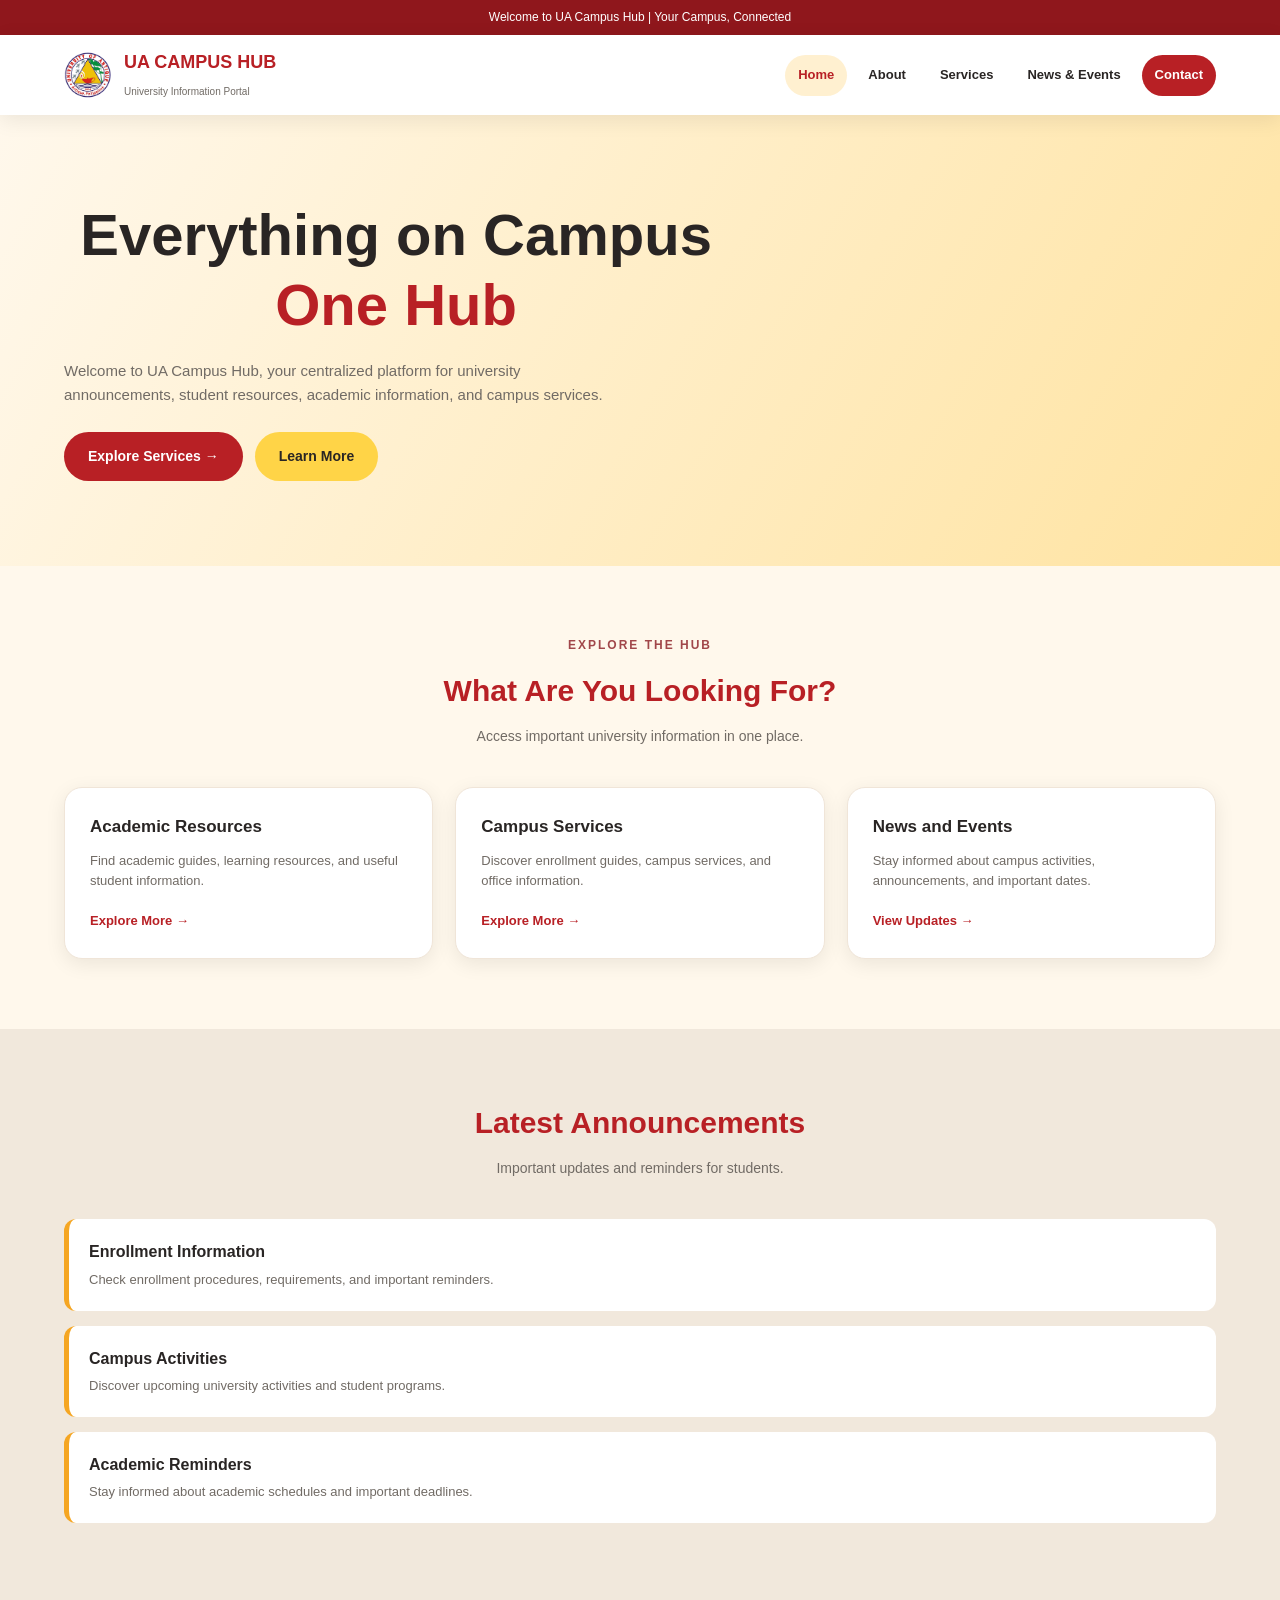
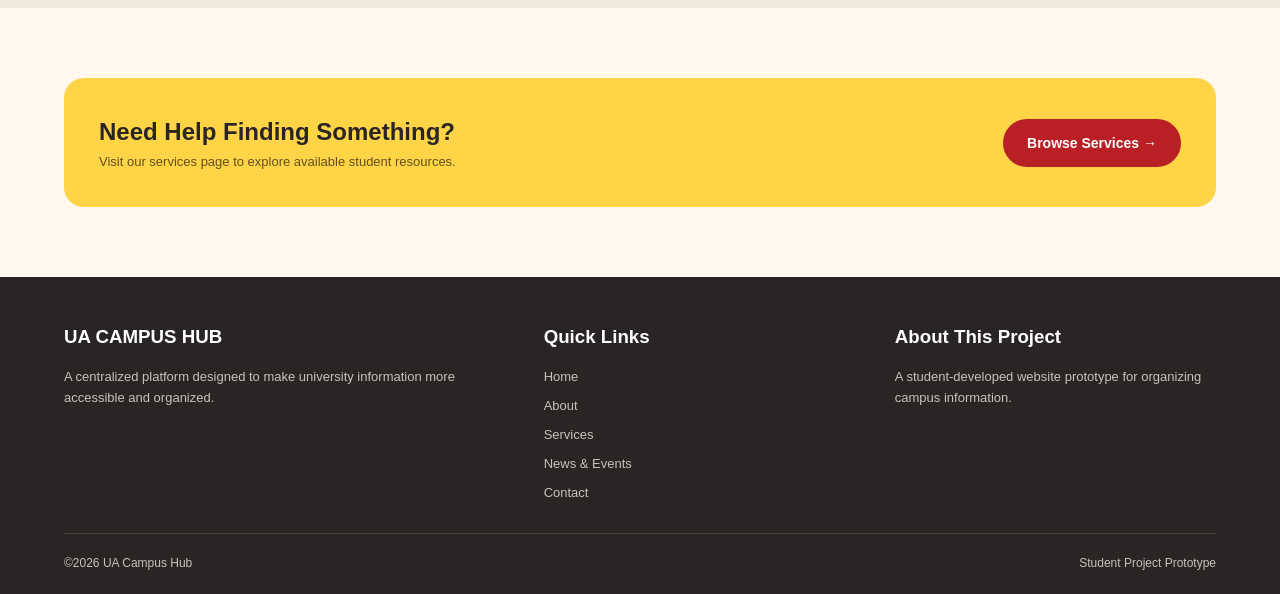
<file: index.html>
<!DOCTYPE html>
<html lang="en">
<head>
    <meta charset="UTF-8">
    <meta name="viewport" content="width=device-width, initial-scale=1.0">
    <title>Home | UA Campus Hub</title>
    <link rel="stylesheet" href="style.css">
</head>

<body>

<div class="top-bar">
    Welcome to UA Campus Hub | Your Campus, Connected
</div>

<header>
    <div class="container navbar">

        <a href="index.html" class="logo">
            <img src="Ualogo.png" alt="UA Logo">
            <div class="logo-text">
                <h2>UA CAMPUS HUB</h2>
                <span>University Information Portal</span>
            </div>
        </a>

        <button class="menu-toggle" aria-label="Toggle menu"
        aria-expanded="false">☰</button>

        <nav class="nav-links">
            <a href="index.html" class="active">Home</a>
            <a href="about.html">About</a>
            <a href="services.html">Services</a>
            <a href="events.html">News & Events</a>
            <a href="contact.html" class="contact-btn">Contact</a>
        </nav>

    </div>
</header>

<main>

    <section class="mainsec">

        <div class="container mainsec-content">

            <div class="mainsec-text">

                <h1>
                    Everything on Campus
                    <span><br>One Hub</span>
                </h1>

                <p>
                    Welcome to UA Campus Hub, your centralized
                    platform for university announcements,
                    student resources, academic information,
                    and campus services.
                </p>

                <div class="mainsec-buttons">
                    <a href="services.html" class="btn btn-primary">
                        Explore Services →
                    </a>

                    <a href="about.html" class="btn btn-secondary">
                        Learn More
                    </a>
                </div>

            </div>

        </div>

    </section>

    <section>

        <div class="container">

            <div class="section-title">
                <span class="eyebrow">Explore the Hub</span>
                <h2>What Are You Looking For?</h2>
                <p>Access important university information in one place.</p>
            </div>

            <div class="card-grid">

                <div class="card">
                    <h3>Academic Resources</h3>
                    <p>
                        Find academic guides, learning resources,
                        and useful student information.
                    </p>
                    <a href="services.html" class="card-link">
                        Explore More →
                    </a>
                </div>

                <div class="card">
                  
                    <h3>Campus Services</h3>
                    <p>
                        Discover enrollment guides, campus
                        services, and office information.
                    </p>
                    <a href="services.html" class="card-link">
                        Explore More →
                    </a>
                </div>

                <div class="card">
                    
                    <h3>News and Events</h3>
                    <p>
                        Stay informed about campus activities,
                        announcements, and important dates.
                    </p>
                    <a href="events.html" class="card-link">
                        View Updates →
                    </a>
                </div>

            </div>

        </div>

    </section>


    <section class="light-section">

        <div class="container">

            <div class="section-title">
                <h2>Latest Announcements</h2>
                <p>Important updates and reminders for students.</p>
            </div>

            <div class="announcement">
                <h3> Enrollment Information</h3>
                <p>
                    Check enrollment procedures, requirements,
                    and important reminders.
                </p>
            </div>

            <div class="announcement">
                <h3> Campus Activities</h3>
                <p>
                    Discover upcoming university activities
                    and student programs.
                </p>
            </div>

            <div class="announcement">
                <h3> Academic Reminders</h3>
                <p>
                    Stay informed about academic schedules
                    and important deadlines.
                </p>
            </div>

        </div>

    </section>

    <section>

        <div class="container">

            <div class="cta">
                <div>
                    <h2>Need Help Finding Something?</h2>
                    <p>
                        Visit our services page to explore
                        available student resources.
                    </p>
                </div>

                <a href="services.html" class="btn btn-primary">
                    Browse Services →
                </a>
            </div>

        </div>

    </section>

</main>

<footer>

    <div class="container">

        <div class="footer-grid">

            <div>
                <h3>UA CAMPUS HUB</h3>
                <p>
                    A centralized platform designed to make
                    university information more accessible
                    and organized.
                </p>
            </div>

            <div>
                <h3>Quick Links</h3>
                <div class="footer-links">
                    <a href="index.html">Home</a>
                    <a href="about.html">About</a>
                    <a href="services.html">Services</a>
                    <a href="events.html">News & Events</a>
                    <a href="contact.html">Contact</a>
                </div>
            </div>

            <div>
                <h3>About This Project</h3>
                <p>
                    A student-developed website prototype
                    for organizing campus information.
                </p>
            </div>

        </div>

        <div class="footer-bottom">
            <span>&copy;<span id="year"></span> UA Campus Hub</span>
            <span>Student Project Prototype</span>
        </div>

    </div>

</footer>

<script src="script.js"></script>

</body>
</html>
</file>
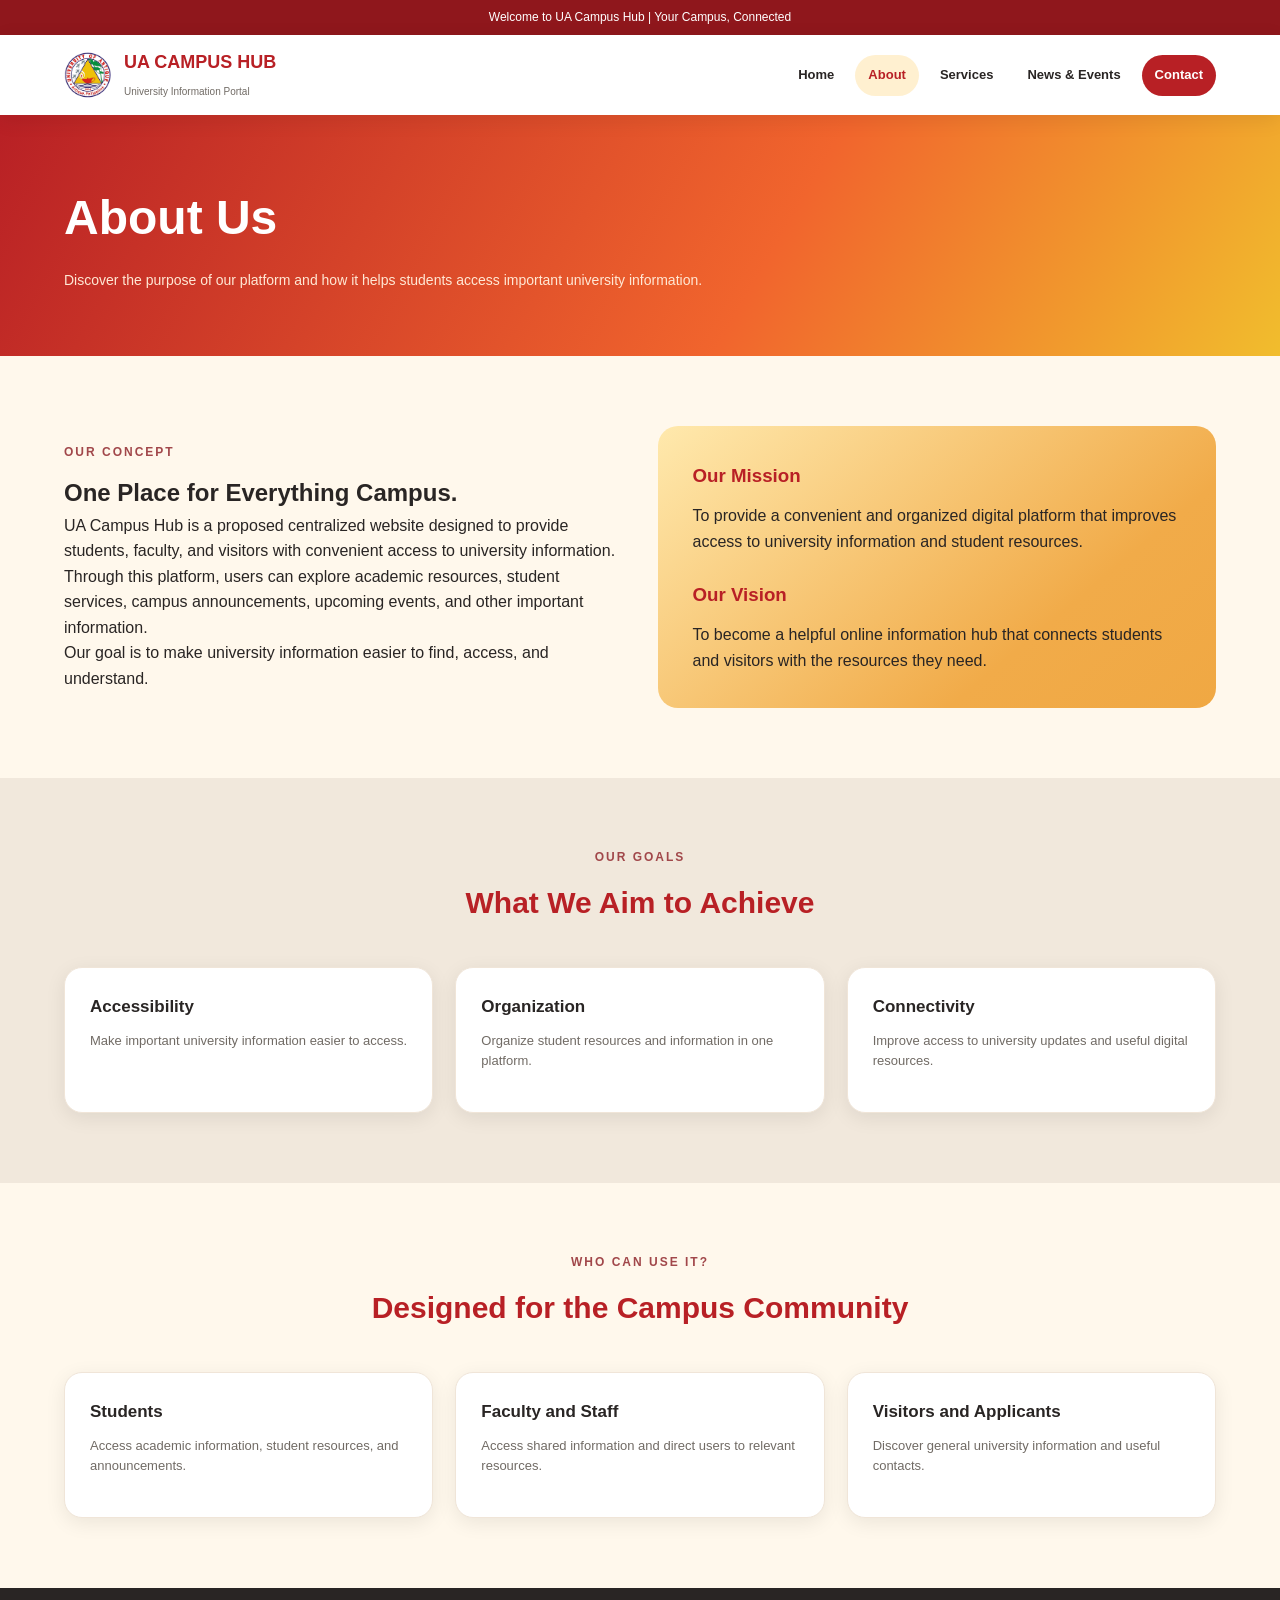
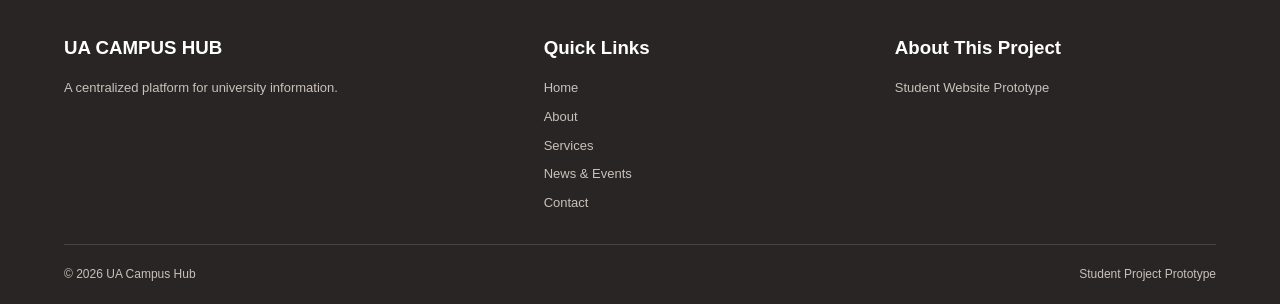
<file: about.html>
<!DOCTYPE html>
<html lang="en">
<head>
    <meta charset="UTF-8">
    <meta name="viewport" content="width=device-width, initial-scale=1.0">
    <title>About | UA Campus Hub</title>
    <link rel="stylesheet" href="style.css">
</head>

<body>

<div class="top-bar">
    Welcome to UA Campus Hub | Your Campus, Connected
</div>

<header>
    <div class="container navbar">

        <a href="index.html" class="logo">
            <img src="Ualogo.png" alt="Ualogo">
            <div class="logo-text">
                <h2>UA CAMPUS HUB</h2>
                <span>University Information Portal</span>
            </div>
        </a>

        <button class="menu-toggle" aria-label="Toggle menu"
        aria-expanded="false">☰</button>

        <nav class="nav-links">
            <a href="index.html">Home</a>
            <a href="about.html" class="active">About</a>
            <a href="services.html">Services</a>
            <a href="events.html">News & Events</a>
            <a href="contact.html" class="contact-btn">Contact</a>
        </nav>

    </div>
</header>

<main>

    <section class="page-banner">
        <div class="container">

            <h1>About Us</h1>

            <p>
                Discover the purpose of our platform
                and how it helps students access
                important university information.
            </p>
        </div>
    </section>
    <section>

        <div class="container about-grid">

            <div>

                <span class="eyebrow">Our Concept</span>

                <h2>One Place for Everything Campus.</h2>

                <p>
                    UA Campus Hub is a proposed centralized
                    website designed to provide students,
                    faculty, and visitors with convenient
                    access to university information.
                </p>

                <p>
                    Through this platform, users can explore
                    academic resources, student services,
                    campus announcements, upcoming events,
                    and other important information.
                </p>

                <p>
                    Our goal is to make university information
                    easier to find, access, and understand.
                </p>

            </div>

            <div class="about-box">

                <h3>Our Mission</h3>

                <p>
                    To provide a convenient and organized
                    digital platform that improves access
                    to university information and student
                    resources.
                </p>

                <br>

                <h3>Our Vision</h3>

                <p>
                    To become a helpful online information
                    hub that connects students and visitors
                    with the resources they need.
                </p>

            </div>

        </div>

    </section>

    <!-- OBJECTIVES -->

    <section class="light-section">

        <div class="container">

            <div class="section-title">
                <span class="eyebrow">Our Goals</span>
                <h2>What We Aim to Achieve</h2>
            </div>

            <div class="card-grid">

                <div class="card">
                    <h3>Accessibility</h3>
                    <p>
                        Make important university information
                        easier to access.
                    </p>
                </div>

                <div class="card">
                    <h3>Organization</h3>
                    <p>
                        Organize student resources and
                        information in one platform.
                    </p>
                </div>

                <div class="card">
                    <h3>Connectivity</h3>
                    <p>
                        Improve access to university updates
                        and useful digital resources.
                    </p>
                </div>

            </div>

        </div>

    </section>

    <!-- USERS -->

    <section>

        <div class="container">

            <div class="section-title">
                <span class="eyebrow">Who Can Use It?</span>
                <h2>Designed for the Campus Community</h2>
            </div>

            <div class="card-grid">

                <div class="card">
                    <h3>Students</h3>
                    <p>
                        Access academic information,
                        student resources, and announcements.
                    </p>
                </div>

                <div class="card">
                    <h3>Faculty and Staff</h3>
                    <p>
                        Access shared information and
                        direct users to relevant resources.
                    </p>
                </div>

                <div class="card">
                    <h3>Visitors and Applicants</h3>
                    <p>
                        Discover general university
                        information and useful contacts.
                    </p>
                </div>

            </div>

        </div>

    </section>

</main>

<footer>

    <div class="container">

        <div class="footer-grid">

            <div>
                <h3>UA CAMPUS HUB</h3>
                <p>A centralized platform for university information.</p>
            </div>

            <div>
                <h3>Quick Links</h3>
                <div class="footer-links">
                    <a href="index.html">Home</a>
                    <a href="about.html">About</a>
                    <a href="services.html">Services</a>
                    <a href="events.html">News & Events</a>
                    <a href="contact.html">Contact</a>
                </div>
            </div>

            <div>
                <h3>About This Project</h3>
                <p>Student Website Prototype</p>
            </div>

        </div>

        <div class="footer-bottom">
            <span>© <span id="year"></span> UA Campus Hub</span>
            <span>Student Project Prototype</span>
        </div>

    </div>

</footer>

<script src="script.js"></script>

</body>
</html>
</file>
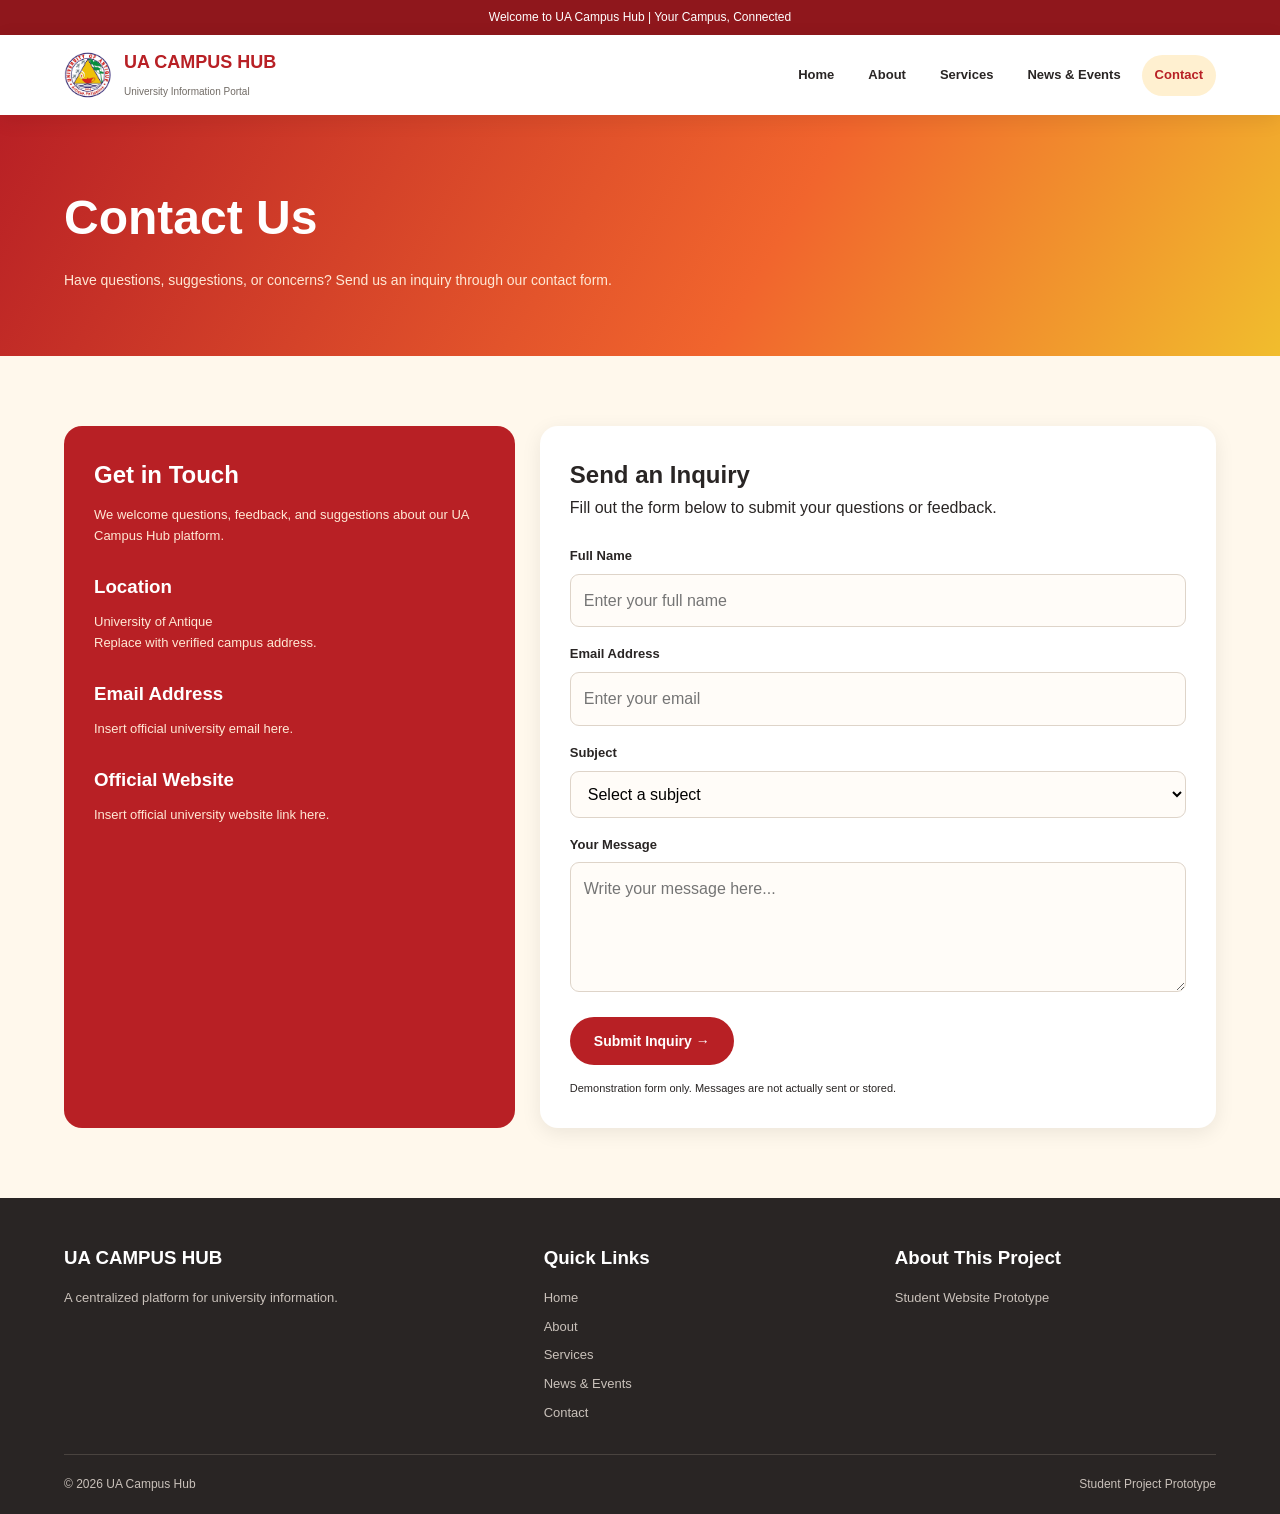
<file: contact.html>
<!DOCTYPE html>
<html lang="en">
<head>
    <meta charset="UTF-8">
    <meta name="viewport" content="width=device-width, initial-scale=1.0">
    <title>Contact | UA Campus Hub</title>
    <link rel="stylesheet" href="style.css">
</head>

<body>

<div class="top-bar">
    Welcome to UA Campus Hub | Your Campus, Connected
</div>

<header>
    <div class="container navbar">

        <a href="index.html" class="logo">
            <img src="Ualogo.png" alt="Ualogo">
            <div class="logo-text">
                <h2>UA CAMPUS HUB</h2>
                <span>University Information Portal</span>
            </div>
        </a>

        <button class="menu-toggle" aria-label="Toggle menu"
        aria-expanded="false">☰</button>

        <nav class="nav-links">
            <a href="index.html">Home</a>
            <a href="about.html">About</a>
            <a href="services.html">Services</a>
            <a href="events.html">News & Events</a>
            <a href="contact.html" class="contact-btn active">Contact</a>
        </nav>

    </div>
</header>

<main>

    <section class="page-banner">

        <div class="container">

            <h1>Contact Us</h1>

            <p>
                Have questions, suggestions, or concerns?
                Send us an inquiry through our contact form.
            </p>

        </div>

    </section>

    <section>

        <div class="container contact-grid">


            <div class="contact-info">

                <h2>Get in Touch</h2>

                <p>
                    We welcome questions, feedback,
                    and suggestions about our
                    UA Campus Hub platform.
                </p>

                <br>

                <h3> Location</h3>
                <p>
                    University of Antique
                    <br>
                    Replace with verified campus address.
                </p>

                <br>

                <h3> Email Address</h3>
                <p>
                    Insert official university email here.
                </p>

                <br>

                <h3> Official Website</h3>
                <p>
                    Insert official university website link here.
                </p>

            </div>

            <div class="contact-form">

                <h2>Send an Inquiry</h2>

                <p>
                    Fill out the form below to
                    submit your questions or feedback.
                </p>

                <br>

                <form id="contact-form">

                    <div class="form-group">

                        <label for="name">Full Name</label>

                        <input type="text" id="name" placeholder="Enter your full name" required>

                    </div>

                    <div class="form-group">

                        <label for="email">Email Address</label>

                        <input type="email" id="email" placeholder="Enter your email" required>

                    </div>

                    <div class="form-group">

                        <label for="subject">Subject</label>

                        <select id="subject" required>

                            <option value="">Select a subject</option>
                            <option>Academic Resources</option>
                            <option>Enrollment Inquiry</option>
                            <option>Campus Services</option>
                            <option>Events and Activities</option>
                            <option>Other</option>

                        </select>

                    </div>

                    <div class="form-group">

                        <label for="message">Your Message</label>

                        <textarea
                            id="message"
                            placeholder="Write your message here..."
                            required
                        ></textarea>

                    </div>

                    <button type="submit" class="btn btn-primary">
                        Submit Inquiry →
                    </button>

                    <p id="form-message" class="form-message"
                    role="status" aria-live="polite"></p>

                </form>

                <p style="font-size:11px;margin-top:15px;">
                    Demonstration form only. Messages are not
                    actually sent or stored.
                </p>

            </div>

        </div>

    </section>

</main>

<footer>

    <div class="container">

        <div class="footer-grid">

            <div>
                <h3>UA CAMPUS HUB</h3>
                <p>A centralized platform for university information.</p>
            </div>

            <div>
                <h3>Quick Links</h3>
                <div class="footer-links">
                    <a href="index.html">Home</a>
                    <a href="about.html">About</a>
                    <a href="services.html">Services</a>
                    <a href="events.html">News & Events</a>
                    <a href="contact.html">Contact</a>
                </div>
            </div>

            <div>
                <h3>About This Project</h3>
                <p>Student Website Prototype</p>
            </div>

        </div>

        <div class="footer-bottom">
            <span>© <span id="year"></span> UA Campus Hub</span>
            <span>Student Project Prototype</span>
        </div>

    </div>

</footer>

<script src="script.js"></script>

</body>
</html>
</file>
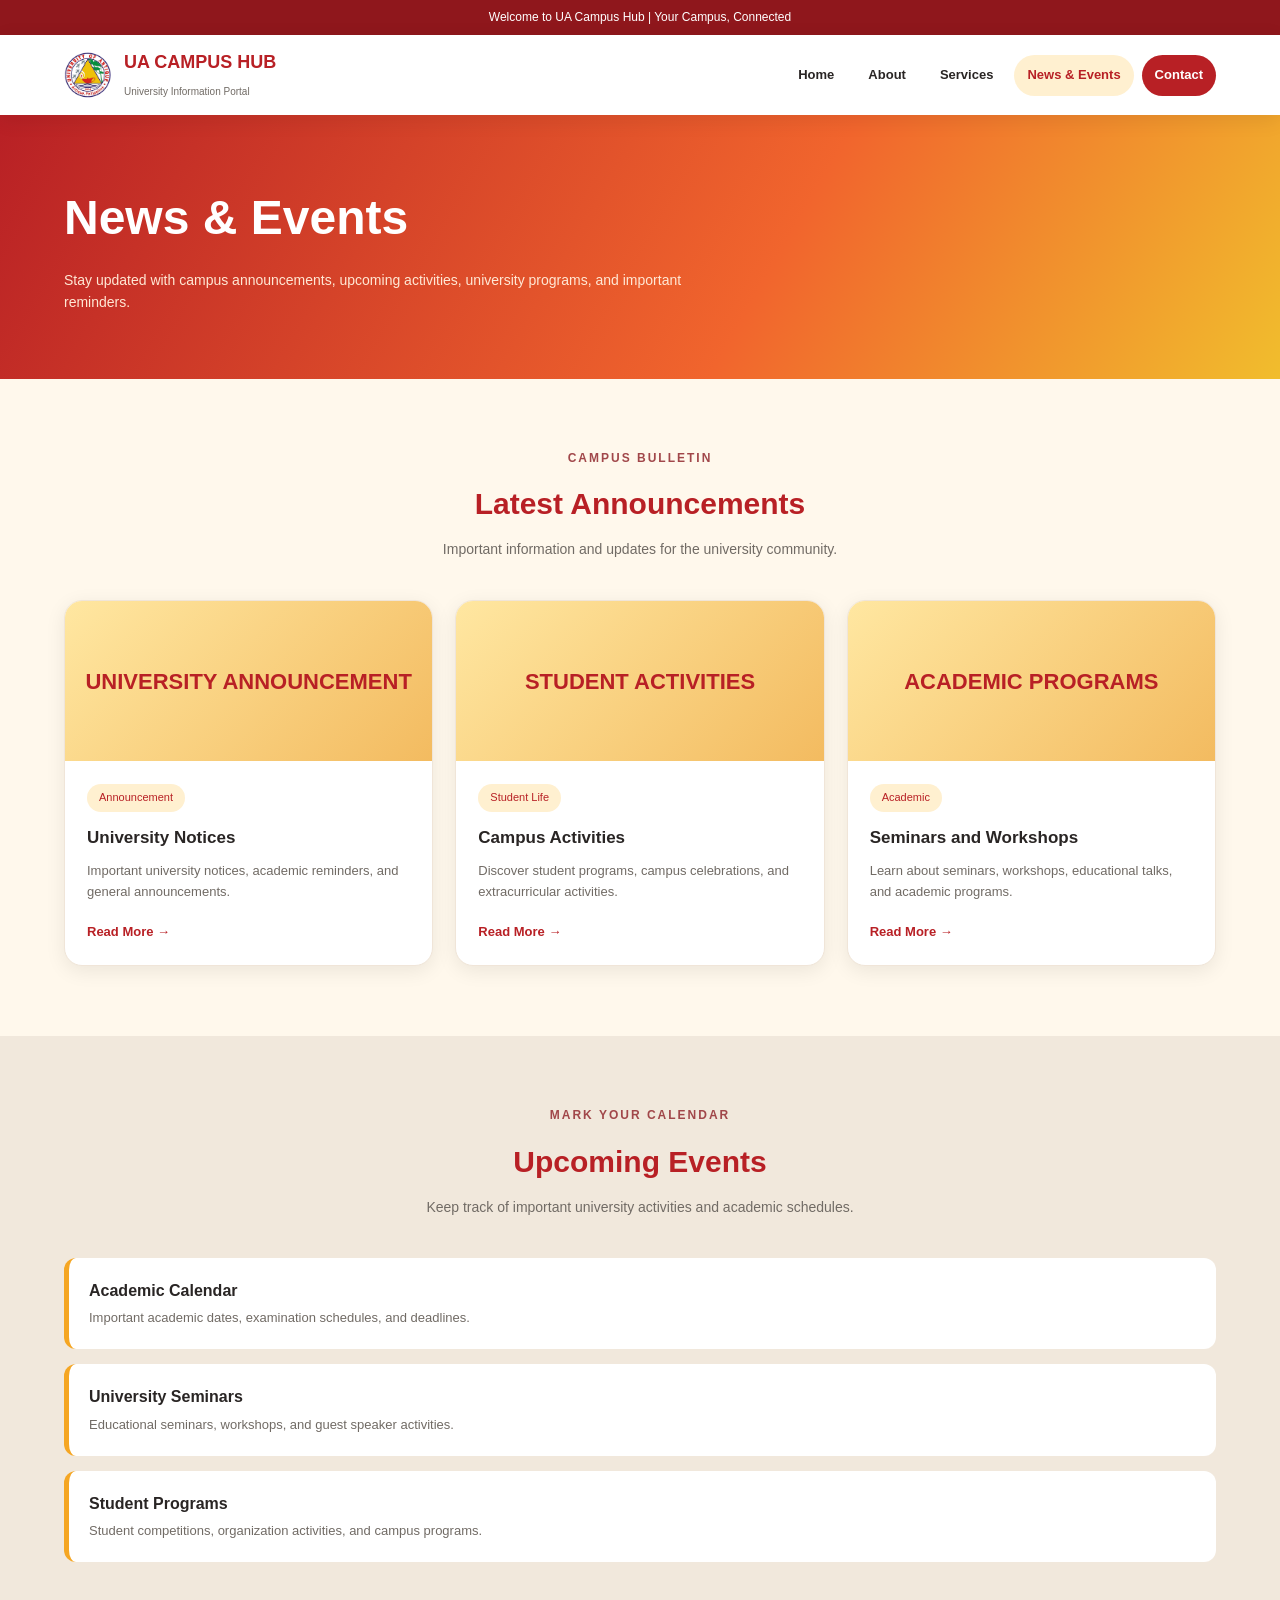
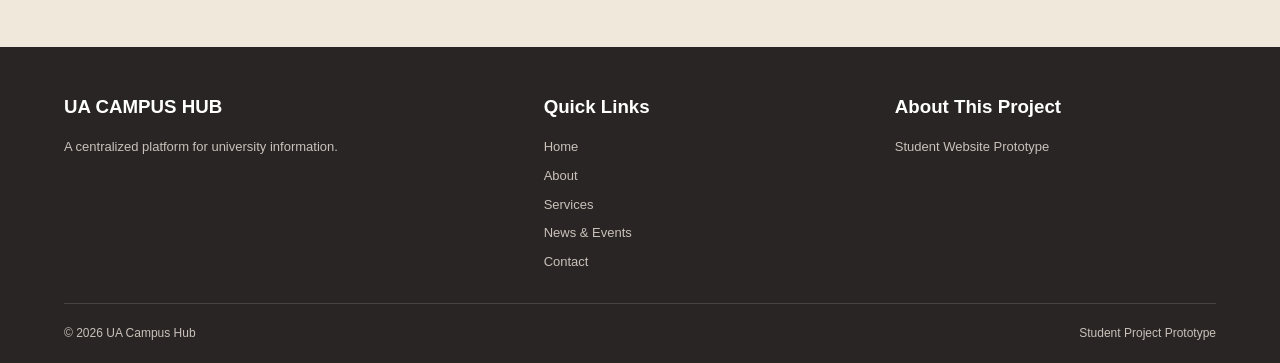
<file: events.html>
<!DOCTYPE html>
<html lang="en">
<head>
    <meta charset="UTF-8">
    <meta name="viewport" content="width=device-width, initial-scale=1.0">
    <title>News & Events | UA Campus Hub</title>
    <link rel="stylesheet" href="style.css">
</head>

<body>

<div class="top-bar">
    Welcome to UA Campus Hub | Your Campus, Connected
</div>

<header>
    <div class="container navbar">

        <a href="index.html" class="logo">
            <img src="Ualogo.png" alt="Ualogo">
            <div class="logo-text">
                <h2>UA CAMPUS HUB</h2>
                <span>University Information Portal</span>
            </div>
        </a>

        <button class="menu-toggle" aria-label="Toggle menu"
        aria-expanded="false">☰</button>

        <nav class="nav-links">
            <a href="index.html">Home</a>
            <a href="about.html">About</a>
            <a href="services.html">Services</a>
            <a href="events.html" class="active">News & Events</a>
            <a href="contact.html" class="contact-btn">Contact</a>
        </nav>

    </div>
</header>

<main>

    <section class="page-banner">

        <div class="container">

            <h1>News & Events</h1>

            <p>
                Stay updated with campus announcements,
                upcoming activities, university programs,
                and important reminders.
            </p>

        </div>

    </section>
    
    <section>

        <div class="container">

            <div class="section-title">

                <span class="eyebrow">Campus Bulletin</span>

                <h2>Latest Announcements</h2>

                <p>
                    Important information and updates
                    for the university community.
                </p>

            </div>

            <div class="card-grid">

                <div class="card event-card">

                    <div class="event-image">
                        UNIVERSITY ANNOUNCEMENT
                    </div>

                    <div class="event-content">

                        <span class="event-tag">
                            Announcement
                        </span>

                        <h3>University Notices</h3>

                        <p>
                            Important university notices,
                            academic reminders, and
                            general announcements.
                        </p>

                        <a href="contact.html" class="card-link">
                            Read More →
                        </a>

                    </div>

                </div>

                <div class="card event-card">

                    <div class="event-image">
                        STUDENT ACTIVITIES
                    </div>

                    <div class="event-content">

                        <span class="event-tag">
                            Student Life
                        </span>

                        <h3>Campus Activities</h3>

                        <p>
                            Discover student programs,
                            campus celebrations, and
                            extracurricular activities.
                        </p>

                        <a href="contact.html" class="card-link">
                            Read More →
                        </a>

                    </div>

                </div>

                <div class="card event-card">

                    <div class="event-image">
                        ACADEMIC PROGRAMS
                    </div>

                    <div class="event-content">

                        <span class="event-tag">
                            Academic
                        </span>

                        <h3>Seminars and Workshops</h3>

                        <p>
                            Learn about seminars,
                            workshops, educational talks,
                            and academic programs.
                        </p>

                        <a href="contact.html" class="card-link">
                            Read More →
                        </a>

                    </div>

                </div>

            </div>

        </div>

    </section>


    <section class="light-section">

        <div class="container">

            <div class="section-title">

                <span class="eyebrow">Mark Your Calendar</span>

                <h2>Upcoming Events</h2>

                <p>
                    Keep track of important university
                    activities and academic schedules.
                </p>

            </div>

            <div class="announcement">

                <h3> Academic Calendar</h3>

                <p>
                    Important academic dates,
                    examination schedules, and deadlines.
                </p>

            </div>

            <div class="announcement">

                <h3> University Seminars</h3>

                <p>
                    Educational seminars, workshops,
                    and guest speaker activities.
                </p>

            </div>

            <div class="announcement">

                <h3> Student Programs</h3>

                <p>
                    Student competitions, organization
                    activities, and campus programs.
                </p>

            </div>

        </div>

    </section>

</main>

<footer>

    <div class="container">

        <div class="footer-grid">

            <div>
                <h3>UA CAMPUS HUB</h3>
                <p>A centralized platform for university information.</p>
            </div>

            <div>
                <h3>Quick Links</h3>
                <div class="footer-links">
                    <a href="index.html">Home</a>
                    <a href="about.html">About</a>
                    <a href="services.html">Services</a>
                    <a href="events.html">News & Events</a>
                    <a href="contact.html">Contact</a>
                </div>
            </div>

            <div>
                <h3>About This Project</h3>
                <p>Student Website Prototype</p>
            </div>

        </div>

        <div class="footer-bottom">
            <span>© <span id="year"></span> UA Campus Hub</span>
            <span>Student Project Prototype</span>
        </div>

    </div>

</footer>

<script src="script.js"></script>

</body>
</html>
</file>
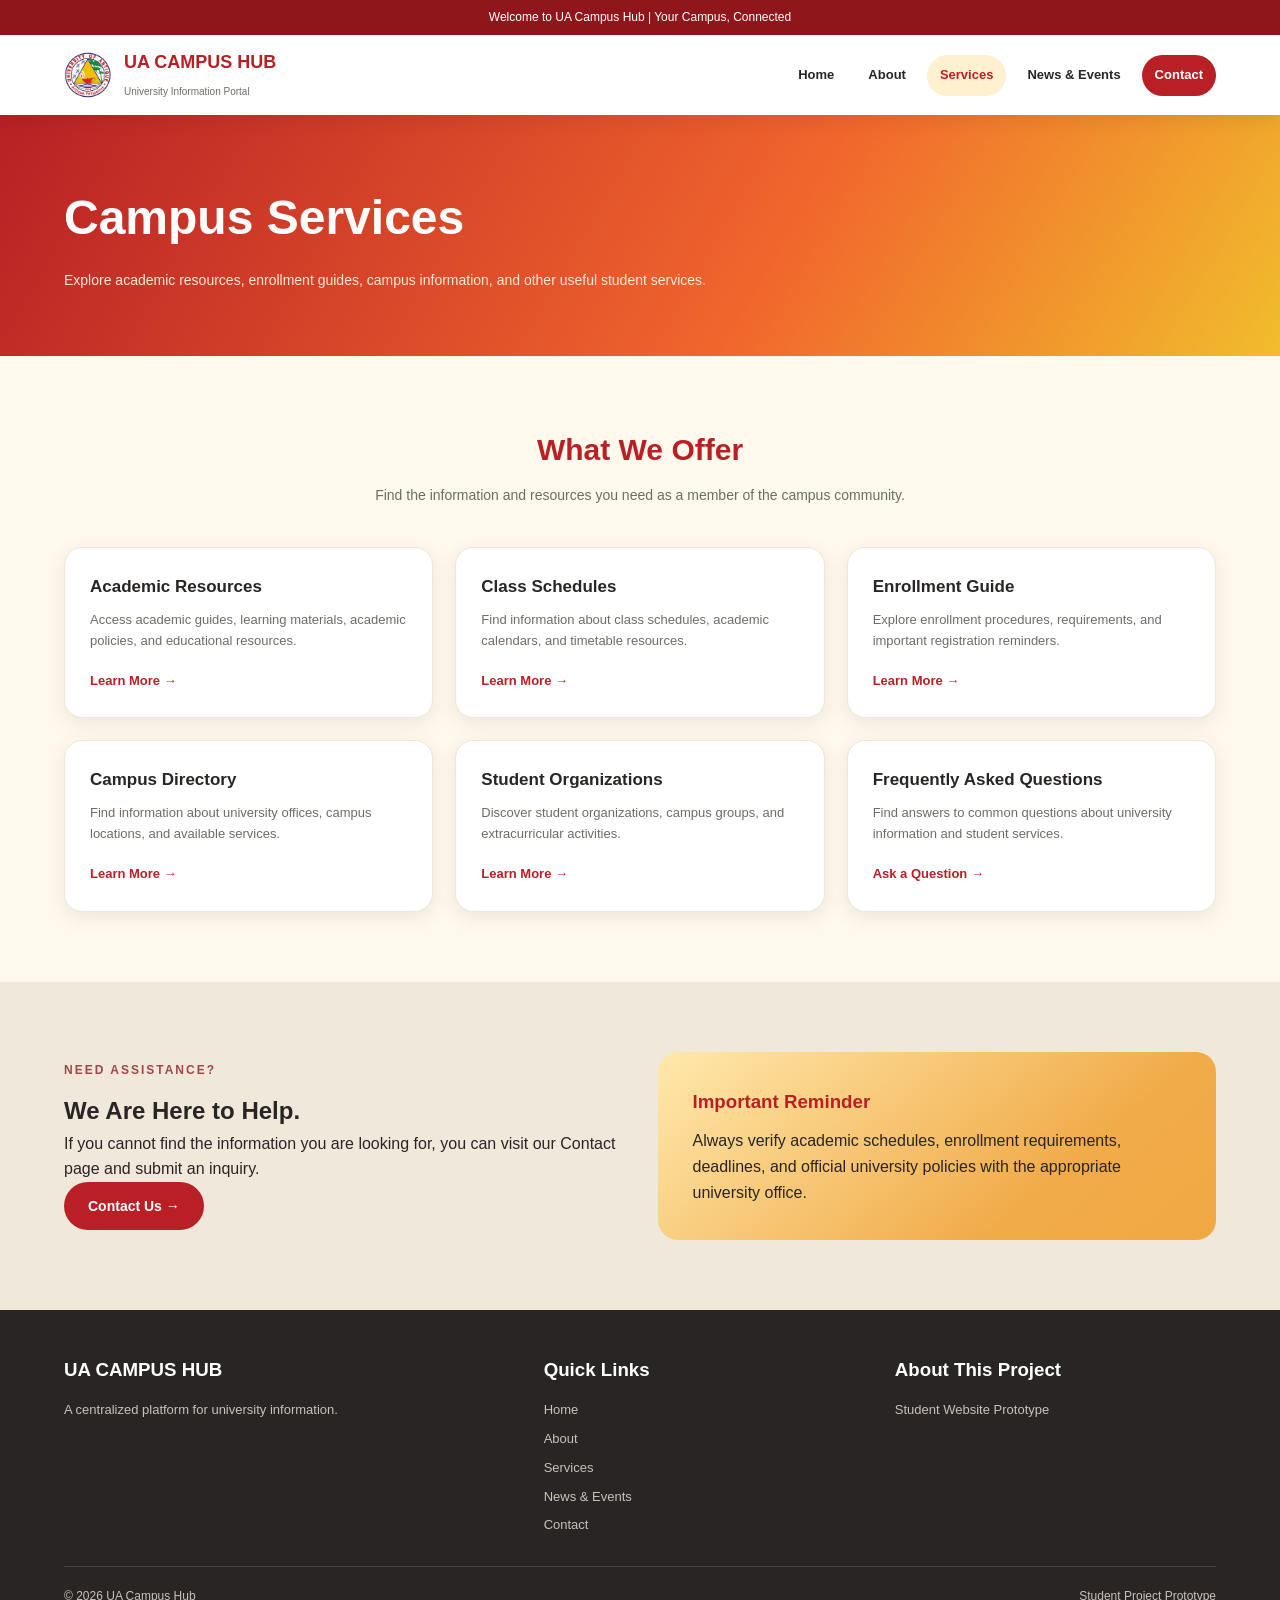
<file: services.html>
<!DOCTYPE html>
<html lang="en">
<head>
    <meta charset="UTF-8">
    <meta name="viewport" content="width=device-width, initial-scale=1.0">
    <title>Services | UA Campus Hub</title>
    <link rel="stylesheet" href="style.css">
</head>

<body>

<div class="top-bar">
    Welcome to UA Campus Hub | Your Campus, Connected
</div>

<header>
    <div class="container navbar">

        <a href="index.html" class="logo">
            <img src="Ualogo.png" alt="Ualogo">
            <div class="logo-text">
                <h2>UA CAMPUS HUB</h2>
                <span>University Information Portal</span>
            </div>
        </a>

        <button class="menu-toggle" aria-label="Toggle menu"
        aria-expanded="false">☰</button>

        <nav class="nav-links">
            <a href="index.html">Home</a>
            <a href="about.html">About</a>
            <a href="services.html" class="active">Services</a>
            <a href="events.html">News & Events</a>
            <a href="contact.html" class="contact-btn">Contact</a>
        </nav>

    </div>
</header>

<main>

    <section class="page-banner">

        <div class="container">

            <h1>Campus Services</h1>

            <p>
                Explore academic resources, enrollment
                guides, campus information, and other
                useful student services.
            </p>

        </div>

    </section>

    <section>

        <div class="container">

            <div class="section-title">

                <h2>What We Offer</h2>

                <p>
                    Find the information and resources
                    you need as a member of the campus community.
                </p>

            </div>

            <div class="card-grid">

                <div class="card">

                    <h3>Academic Resources</h3>

                    <p>
                        Access academic guides, learning
                        materials, academic policies,
                        and educational resources.
                    </p>

                    <a href="contact.html" class="card-link">
                        Learn More →
                    </a>

                </div>

                <div class="card">

                    <h3>Class Schedules</h3>

                    <p>
                        Find information about class
                        schedules, academic calendars,
                        and timetable resources.
                    </p>

                    <a href="contact.html" class="card-link">
                        Learn More →
                    </a>

                </div>

                <div class="card">

                    <h3>Enrollment Guide</h3>

                    <p>
                        Explore enrollment procedures,
                        requirements, and important
                        registration reminders.
                    </p>

                    <a href="contact.html" class="card-link">
                        Learn More →
                    </a>

                </div>

                <div class="card">

                    <h3>Campus Directory</h3>

                    <p>
                        Find information about university
                        offices, campus locations,
                        and available services.
                    </p>

                    <a href="contact.html" class="card-link">
                        Learn More →
                    </a>

                </div>

                <div class="card">


                    <h3>Student Organizations</h3>

                    <p>
                        Discover student organizations,
                        campus groups, and extracurricular
                        activities.
                    </p>

                    <a href="events.html" class="card-link">
                        Learn More →
                    </a>

                </div>

                <div class="card">

                    <h3>Frequently Asked Questions</h3>

                    <p>
                        Find answers to common questions
                        about university information
                        and student services.
                    </p>

                    <a href="contact.html" class="card-link">
                        Ask a Question →
                    </a>

                </div>

            </div>

        </div>

    </section>


    <section class="light-section">

        <div class="container about-grid">

            <div>

                <span class="eyebrow">Need Assistance?</span>

                <h2>We Are Here to Help.</h2>

                <p>
                    If you cannot find the information
                    you are looking for, you can visit
                    our Contact page and submit an inquiry.
                </p>

                <a href="contact.html" class="btn btn-primary">
                    Contact Us →
                </a>

            </div>

            <div class="about-box">

                <h3>Important Reminder</h3>

                <p>
                    Always verify academic schedules,
                    enrollment requirements, deadlines,
                    and official university policies
                    with the appropriate university office.
                </p>

            </div>

        </div>

    </section>

</main>

<footer>

    <div class="container">

        <div class="footer-grid">

            <div>
                <h3>UA CAMPUS HUB</h3>
                <p>A centralized platform for university information.</p>
            </div>

            <div>
                <h3>Quick Links</h3>
                <div class="footer-links">
                    <a href="index.html">Home</a>
                    <a href="about.html">About</a>
                    <a href="services.html">Services</a>
                    <a href="events.html">News & Events</a>
                    <a href="contact.html">Contact</a>
                </div>
            </div>

            <div>
                <h3>About This Project</h3>
                <p>Student Website Prototype</p>
            </div>

        </div>

        <div class="footer-bottom">
            <span>© <span id="year"></span> UA Campus Hub</span>
            <span>Student Project Prototype</span>
        </div>

    </div>

</footer>

<script src="script.js"></script>

</body>
</html>
</file>
<file: style.css>
* {
    margin: 0;
    padding: 0;
    box-sizing: border-box;
}

html {
    scroll-behavior: smooth;
}

body {
    font-family: Arial, Helvetica, sans-serif;
    background: #FFF8EC;
    color: #292524;
    line-height: 1.6;
}

a {
    text-decoration: none;
    color: inherit;
}

button, input, textarea, select {
    font: inherit;
}

.container {
    width: 90%;
    max-width: 1200px;
    margin: auto;
}


.top-bar {
    background: #8F171C;
    color: white;
    text-align: center;
    padding: 8px;
    font-size: 12px;
}


header {
    background: white;
    box-shadow: 0 5px 20px rgba(0,0,0,0.08);
    position: sticky;
    top: 0;
    z-index: 1000;
}

.navbar {
    min-height: 80px;
    display: flex;
    align-items: center;
    justify-content: space-between;
    gap: 20px;
}

.logo {
    display: flex;
    align-items: center;
    gap: 12px;
}

img {
    color: #FFD447;
    width: 48px;
    height: 48px;
    border-radius: 13px;
    display: grid;
    place-items: center;
    font-size: 22px;
    font-weight: 800;
}

.logo-text h2 {
    font-size: 18px;
    color: #B82025;
}

.logo-text span {
    font-size: 10px;
    color: #716B65;
}

.nav-links {
    display: flex;
    align-items: center;
    gap: 8px;
}

.nav-links a {
    padding: 10px 13px;
    border-radius: 25px;
    font-size: 13px;
    font-weight: 600;
    transition: 0.3s;
}

.nav-links a:hover, .nav-links a.active {
    background: #FFF0D0;
    color: #B82025;
}

.nav-links .contact-btn {
    background: #B82025;
    color: white;
}

.nav-links .contact-btn:hover {
    background: #8F171C;
    color: white;
}


.menu-toggle {
    display: none;
    background: #B82025;
    color: rgb(245, 240, 240);
    border: none;
    width: 43px;
    height: 43px;
    border-radius: 50px;
    font-size: 23px;
    cursor: pointer;
}


section {
    padding: 70px 0;
}

.section-title {
    text-align: center;
    margin-bottom: 40px;
}

.section-title h2 {
    font-size: 30px;
    color: #B82025;
    margin-bottom: 10px;
}

.section-title p {
    color: #716B65;
    font-size: 14px;
}

.eyebrow {
    color: #a1474a;
    font-size: 12px;
    font-weight: 700;
    text-transform: uppercase;
    letter-spacing: 2px;
    margin-bottom: 12px;
    display: block;
}


.btn {
    display: inline-block;
    padding: 13px 24px;
    border-radius: 30px;
    font-size: 14px;
    font-weight: 600;
    border: none;
    cursor: pointer;
    transition: 0.3s;
}

.btn-primary {
    background: #B82025;
    color: white;
}

.btn-primary:hover {
    background: #8F171C;
    transform: translateY(-3px);
}

.btn-secondary {
    background: #FFD447;
    color: #292524;
}

.btn-secondary:hover {
    background: #F5A623;
    transform: translateY(-3px);
}


.mainsec {
    background: linear-gradient(120deg, #FFF8EC, #FFE3A0);
    padding: 85px 0;
}

.mainsec-content {
    display: grid;
    grid-template-columns: 1.2fr 0.8fr;
    align-items: center;
    gap: 45px;
}

.mainsec-text h1 {
    font-size: clamp(35px, 5vw, 58px);
    line-height: 1.2;
    color: #292524;
    margin-bottom: 20px;
    text-align: center;
}

.mainsec-text h1 span {
    color: #B82025;
}

.mainsec-text p {
    color: #716B65;
    margin-bottom: 25px;
    max-width: 550px;
    font-size: 15px;
}

.mainsec-buttons {
    display: flex;
    flex-wrap: wrap;
    gap: 12px;
}


.card-grid {
    display: grid;
    grid-template-columns: repeat(3, 1fr);
    gap: 22px;
}

.card {
    background: white;
    padding: 25px;
    border-radius: 18px;
    box-shadow: 0 5px 20px rgba(0,0,0,0.08);
    border: 1px solid #F0E5D8;
    transition: 0.3s;
}

.card:hover {
    transform: translateY(-6px);
    box-shadow: 0 12px 25px rgba(0,0,0,0.12);
}


.card h3 {
    margin-bottom: 10px;
    font-size: 17px;
}

.card p {
    color: #716B65;
    font-size: 13px;
    margin-bottom: 15px;
}

.card-link {
    color: #B82025;
    font-weight: 700;
    font-size: 13px;
}


.light-section {
    background: #F1E8DC;
}

.announcement {
    background: white;
    padding: 20px;
    border-radius: 12px;
    border-left: 5px solid #F5A623;
    margin-bottom: 15px;
}

.announcement h3 {
    font-size: 16px;
    margin-bottom: 5px;
}

.announcement p {
    color: #716B65;
    font-size: 13px;
}


.page-banner {
    background: linear-gradient(
        120deg, 
        #B82025 0%, 
        #f1652d 60%,
        #f1bd2d 100%
        );
    color: white;
    padding: 65px 0;
}

.page-banner h1 {
    font-size: clamp(32px, 5vw, 48px);
    margin-bottom: 12px;
}

.page-banner p {
    max-width: 650px;
    color: #FFE8D5;
    font-size: 14px;
}


.about-grid {
    display: grid;
    grid-template-columns: 1fr 1fr;
    gap: 35px;
    align-items: center;
}

.about-box {
    background: linear-gradient(
    140deg, 
    #FFE9AD 0%, 
    #f1ab49 70%,
    #f0a843 100%
    );
    padding: 35px;
    border-radius: 20px;
}

.about-box h3 {
    color: #B82025;
    margin-bottom: 12px;
}


.event-card {
    padding: 0;
    overflow: hidden;
}

.event-image {
    min-height: 160px;
    background: linear-gradient(
    135deg, 
    #FFE7A1, 
    #f3bb60
    );
    display: grid;
    place-items: center;
    text-align: center;
    color: #B82025;
    font-size: 22px;
    font-weight: 800;
    padding: 20px;
}

.event-content {
    padding: 22px;
}

.event-tag {
    display: inline-block;
    background: #FFF0D0;
    color: #B82025;
    font-size: 11px;
    padding: 5px 12px;
    border-radius: 20px;
    margin-bottom: 12px;
}


.contact-grid {
    display: grid;
    grid-template-columns: 0.8fr 1.2fr;
    gap: 25px;
}

.contact-info {
    background: #B82025;
    color: white;
    padding: 30px;
    border-radius: 18px;
}

.contact-info p {
    color: #FFE8D5;
    font-size: 13px;
    margin-top: 10px;
}

.contact-form {
    background: white;
    padding: 30px;
    border-radius: 18px;
    box-shadow: 0 5px 20px rgba(0,0,0,0.08);
}

.form-group {
    margin-bottom: 17px;
}

.form-group label {
    display: block;
    font-size: 13px;
    font-weight: 600;
    margin-bottom: 7px;
}

.form-group input,
.form-group textarea,
.form-group select {
    width: 100%;
    padding: 13px;
    border: 1px solid #DED4C9;
    border-radius: 9px;
    background: #FFFCF8;
    outline: none;
}

.form-group input:focus,
.form-group textarea:focus,
.form-group select:focus {
    border-color: #F5A623;
    box-shadow: 0 0 0 3px rgba(245,166,35,.15);
}

.form-group textarea {
    min-height: 130px;
    resize: vertical;
}

.form-message {
    margin-top: 12px;
    color: #B82025;
    font-size: 13px;
    font-weight: 600;
}

.cta {
    background: #FFD447;
    padding: 35px;
    border-radius: 20px;
    display: flex;
    justify-content: space-between;
    align-items: center;
    gap: 20px;
}

.cta p {
    font-size: 13px;
    color: #65501B;
}


footer {
    background: #292524;
    color: white;
    padding: 45px 0 20px;
}

.footer-grid {
    display: grid;
    grid-template-columns: 1.4fr 1fr 1fr;
    gap: 30px;
    padding-bottom: 30px;
}

footer h3 {
    margin-bottom: 15px;
}

footer p, footer a {
    color: #C9C1BA;
    font-size: 13px;
}

.footer-links {
    display: grid;
    gap: 8px;
}

.footer-links a:hover {
    color: #FFD447;
}

.footer-bottom {
    border-top: 1px solid #49433F;
    padding-top: 20px;
    color: #C9C1BA;
    font-size: 12px;
    display: flex;
    justify-content: space-between;
    gap: 15px;
}


@media (max-width: 900px) {
    .menu-toggle {
        display: block;
    }

    .nav-links {
        display: none;
        position: absolute;
        top: 80px;
        left: 0;
        width: 100%;
        background: white;
        padding: 20px;
        box-shadow: 0 5px 20px rgba(0,0,0,0.08);
        flex-direction: column;
        align-items: stretch;
        gap: 5px;
    }

    .nav-links.open {
        display: flex;
    }

    .nav-links a {
        width: 100%;
        text-align: center;
    }

    .mainsec-content {
        grid-template-columns: 1fr 1fr;
        gap: 25px;
    }

    .card-grid {
        grid-template-columns: repeat(2, 1fr);
    }
}


@media (max-width: 600px) {
    .container {
        width: 92%;
    }

    section {
        padding: 50px 0;
    }

    .navbar {
        min-height: 70px;
    }

    .nav-links {
        top: 70px;
    }

    .logo-text h2 {
        font-size: 15px;
    }

    .logo-icon {
        width: 42px;
        height: 42px;
    }

    .mainsec {
        padding: 55px 0;
    }

    .mainsec-content,
    .about-grid,
    .contact-grid {
        grid-template-columns: 1fr;
    }

    .mainsec-text h1 {
        font-size: 38px;
    }

    .mainsec-image {
        min-height: 240px;
    }

    .card-grid {
        grid-template-columns: 1fr;
    }

    .section-title h2 {
        font-size: 25px;
    }

    .footer-grid {
        grid-template-columns: 1fr;
        gap: 25px;
    }

    .cta {
        flex-direction: column;
        align-items: flex-start;
    }

    .footer-bottom {
        flex-direction: column;
    }
}
</file>
